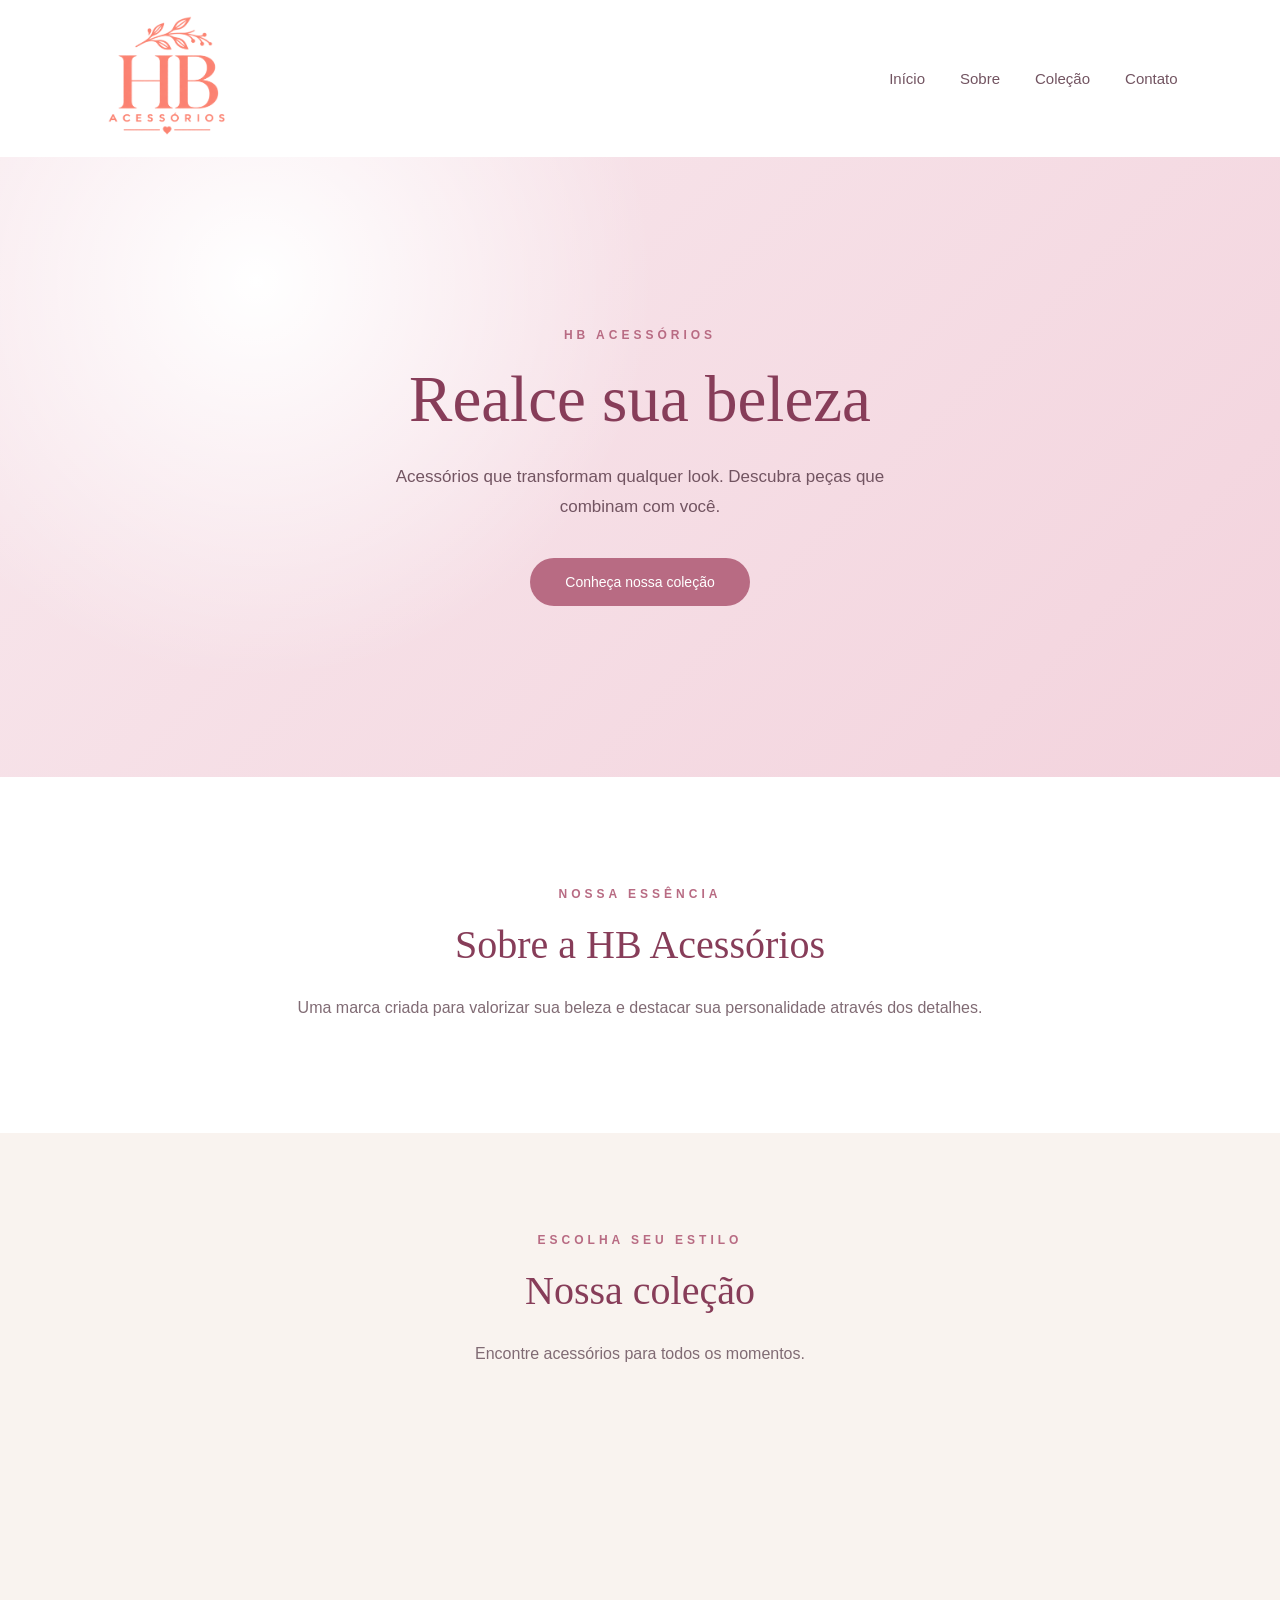
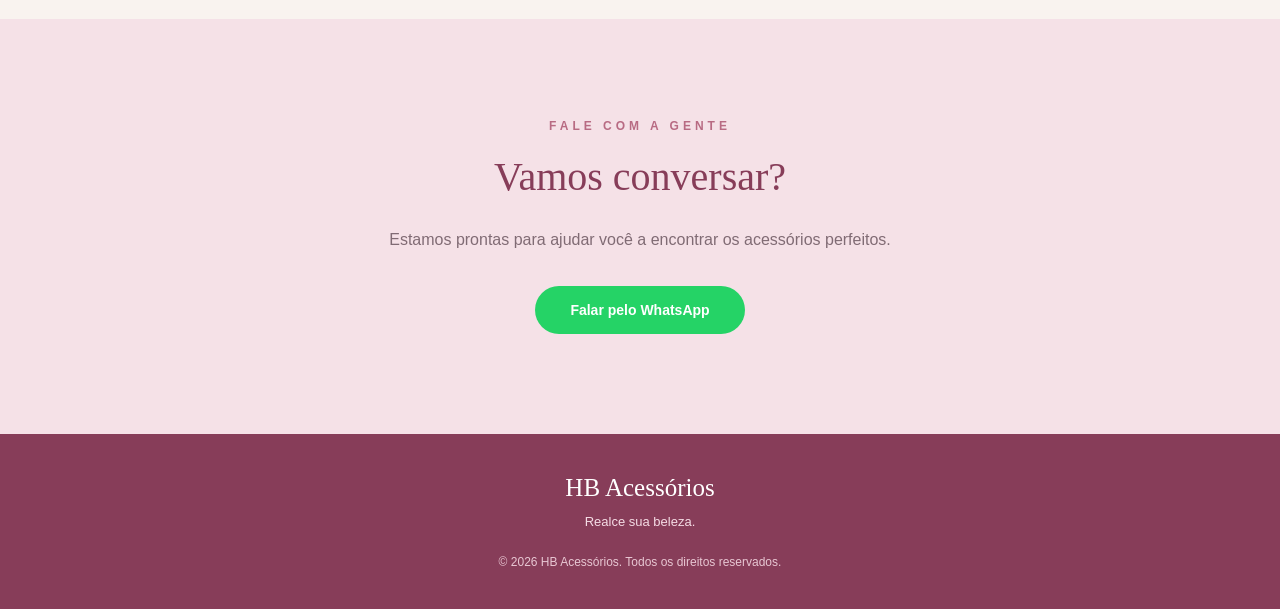
<file: index.html>
<!DOCTYPE html>
<html lang="pt-BR">
<head>
    <meta charset="UTF-8">
    <meta name="viewport" content="width=device-width, initial-scale=1.0">

    <title>HB Acessórios | Realce sua beleza</title>

    <link rel="stylesheet" href="style.css">
</head>

<body>

    <!-- CABEÇALHO -->
    <header class="cabecalho">

        <div class="logo">
            <img src="imagens/logo-helo.png" alt="HB Acessórios">
        </div>

        <nav class="menu">
            <a href="#inicio">Início</a>
            <a href="#sobre">Sobre</a>
            <a href="#colecao">Coleção</a>
            <a href="#contato">Contato</a>
        </nav>

    </header>


    <main>

        <!-- INÍCIO -->
        <section id="inicio" class="inicio">

            <div class="inicio-conteudo">
                <span class="subtitulo">HB ACESSÓRIOS</span>

                <h1>Realce sua beleza</h1>

                <p>
                    Acessórios que transformam qualquer look.
                    Descubra peças que combinam com você.
                </p>

                <a href="#colecao" class="botao-principal">
                    Conheça nossa coleção
                </a>
            </div>

        </section>


        <!-- SOBRE -->
        <section id="sobre" class="sobre">

            <div class="sobre-conteudo">
                <span class="subtitulo">NOSSA ESSÊNCIA</span>

                <h2>Sobre a HB Acessórios</h2>

                <p>
                    Uma marca criada para valorizar sua beleza
                    e destacar sua personalidade através dos detalhes.
                </p>
            </div>

        </section>


        <!-- COLEÇÃO -->
        <section id="colecao" class="colecao">

            <div class="secao-titulo">
                <span class="subtitulo">ESCOLHA SEU ESTILO</span>

                <h2>Nossa coleção</h2>

                <p>
                    Encontre acessórios para todos os momentos.
                </p>
            </div>

            <div class="produtos">
                <!-- Os produtos serão adicionados posteriormente -->
            </div>

        </section>


        <!-- CONTATO -->
        <section id="contato" class="contato">

            <span class="subtitulo">FALE COM A GENTE</span>

            <h2>Vamos conversar?</h2>

            <p>
                Estamos prontas para ajudar você a encontrar
                os acessórios perfeitos.
            </p>

            <a
                href="https://wa.me/5511963670278"
                target="_blank"
                rel="noopener noreferrer"
                class="botao-whatsapp"
            >
                Falar pelo WhatsApp
            </a>

        </section>

    </main>


    <!-- RODAPÉ -->
    <footer class="rodape">

        <p>HB Acessórios</p>

        <span>Realce sua beleza.</span>

        <p class="copyright">
            © 2026 HB Acessórios. Todos os direitos reservados.
        </p>

    </footer>

</body>
</html>
</file>
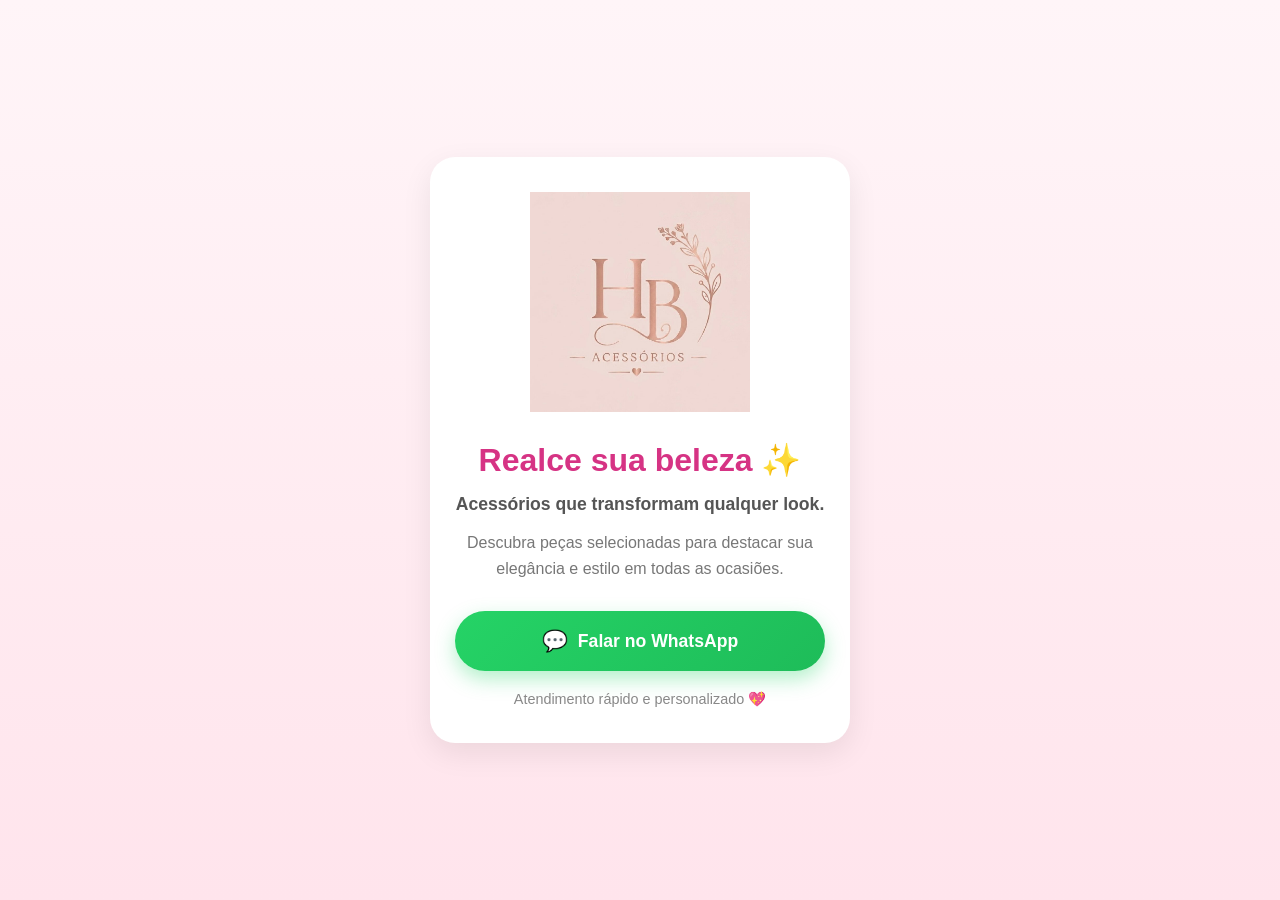
<file: app/index.html>
<!DOCTYPE html>
<html lang="pt-BR">

<head>
    <meta charset="UTF-8">
    <meta name="viewport" content="width=device-width, initial-scale=1.0">
    <title>HB Acessórios</title>
    <link rel="stylesheet" href="css/style.css">
</head>

<body>

    <main class="container">

        <img src="imagens/logo.png" alt="HB Acessórios" class="logo">

        <h1>Realce sua beleza ✨</h1>

        <p class="frase">
            Acessórios que transformam qualquer look.
        </p>

        <p class="descricao">
            Descubra peças selecionadas para destacar sua elegância e estilo em todas as ocasiões.
        </p>

        <a
            href="https://wa.me/5511963670278?text=Olá,%20gostaria%20de%20conhecer%20as%20bijuterias."
            target="_blank"
            rel="noopener noreferrer"
            class="btn-whatsapp">

            <span class="icone">💬</span>
            Falar no WhatsApp

        </a>

        <p class="rodape">
            Atendimento rápido e personalizado 💖
        </p>

    </main>

</body>

</html>
</file>
<file: style.css>
/* ========================================
   HB ACESSÓRIOS - ESTILO PRINCIPAL
======================================== */

/* RESET */
* {
    margin: 0;
    padding: 0;
    box-sizing: border-box;
    scroll-behavior: smooth;
}

/* CONFIGURAÇÕES GERAIS */
body {
    font-family: Arial, sans-serif;
    background-color: #F9F3EF;
    color: #49333D;
}

/* CABEÇALHO */
.cabecalho {
    width: 100%;
    min-height: 100px;
    padding: 15px 8%;
    display: flex;
    justify-content: space-between;
    align-items: center;
    background-color: #FFFFFF;
}

/* LOGO */
.logo img {
    width: 130px;
    height: auto;
    display: block;
}

/* MENU */
.menu {
    display: flex;
    align-items: center;
    gap: 35px;
}

.menu a {
    text-decoration: none;
    color: #725461;
    font-size: 15px;
    transition: 0.3s;
}

.menu a:hover {
    color: #D77F91;
}

/* INÍCIO */
.inicio {
    min-height: 620px;
    padding: 80px 8%;
    display: flex;
    align-items: center;
    justify-content: center;
    text-align: center;
    background:
        radial-gradient(circle at 20% 20%, #FFFFFF 0%, transparent 35%),
        linear-gradient(135deg, #F8E8ED, #F3D3DD);
}

.inicio-conteudo {
    max-width: 700px;
}

.subtitulo {
    display: block;
    margin-bottom: 20px;
    color: #B86B83;
    font-size: 12px;
    font-weight: bold;
    letter-spacing: 4px;
}

.inicio h1 {
    margin-bottom: 25px;
    color: #873D59;
    font-family: Georgia, serif;
    font-size: 65px;
    font-weight: normal;
}

.inicio p {
    max-width: 500px;
    margin: 0 auto 35px;
    color: #725461;
    font-size: 17px;
    line-height: 1.8;
}

/* BOTÃO PRINCIPAL */
.botao-principal {
    display: inline-block;
    padding: 16px 35px;
    border-radius: 30px;
    background-color: #B86B83;
    color: #FFFFFF;
    text-decoration: none;
    font-size: 14px;
    transition: 0.3s;
}

.botao-principal:hover {
    background-color: #873D59;
    transform: translateY(-3px);
}

/* SOBRE */
.sobre {
    padding: 110px 8%;
    display: flex;
    justify-content: center;
    text-align: center;
    background-color: #FFFFFF;
}

.sobre-conteudo {
    max-width: 700px;
}

.sobre h2,
.colecao h2,
.contato h2 {
    margin-bottom: 25px;
    color: #873D59;
    font-family: Georgia, serif;
    font-size: 40px;
    font-weight: normal;
}

.sobre p,
.colecao p,
.contato p {
    color: #806B74;
    font-size: 16px;
    line-height: 1.9;
}

/* COLEÇÃO */
.colecao {
    min-height: 450px;
    padding: 100px 8%;
    text-align: center;
    background-color: #F9F3EF;
}

.secao-titulo {
    margin-bottom: 50px;
}

.produtos {
    width: 100%;
    max-width: 1100px;
    min-height: 100px;
    margin: 0 auto;
}

/* CONTATO */
.contato {
    padding: 100px 8%;
    text-align: center;
    background-color: #F5E1E7;
}

.contato p {
    max-width: 550px;
    margin: 0 auto 30px;
}

/* BOTÃO WHATSAPP */
.botao-whatsapp {
    display: inline-block;
    padding: 16px 35px;
    border-radius: 30px;
    background-color: #25D366;
    color: #FFFFFF;
    text-decoration: none;
    font-size: 14px;
    font-weight: bold;
    transition: 0.3s;
}

.botao-whatsapp:hover {
    background-color: #1FAA59;
    transform: translateY(-3px);
}

/* RODAPÉ */
.rodape {
    padding: 40px 20px;
    text-align: center;
    background-color: #873D59;
    color: #FFFFFF;
}

.rodape p:first-child {
    margin-bottom: 10px;
    font-family: Georgia, serif;
    font-size: 25px;
}

.rodape span {
    color: #F5DCE5;
    font-size: 13px;
}

.copyright {
    margin-top: 25px;
    color: #E8C7D3;
    font-size: 12px;
}

/* RESPONSIVIDADE */
@media (max-width: 768px) {

    .cabecalho {
        flex-direction: column;
        gap: 20px;
        padding: 20px;
    }

    .logo img {
        width: 110px;
    }

    .menu {
        justify-content: center;
        flex-wrap: wrap;
        gap: 20px;
    }

    .menu a {
        font-size: 13px;
    }

    .inicio {
        min-height: 500px;
        padding: 70px 20px;
    }

    .inicio h1 {
        font-size: 43px;
    }

    .inicio p {
        font-size: 15px;
    }

    .sobre,
    .colecao,
    .contato {
        padding: 75px 25px;
    }

    .sobre h2,
    .colecao h2,
    .contato h2 {
        font-size: 32px;
    }
}

@media (max-width: 400px) {

    .menu {
        gap: 14px;
    }

    .menu a {
        font-size: 12px;
    }

    .inicio h1 {
        font-size: 36px;
    }
}
</file>
<file: app/css/style.css>
/* Reset */
* {
    margin: 0;
    padding: 0;
    box-sizing: border-box;
}

/* Corpo */
body {
    min-height: 100vh;

    display: flex;
    justify-content: center;
    align-items: center;

    padding: 20px;

    background: linear-gradient(
        180deg,
        #fff5f8 0%,
        #ffe4ec 100%
    );

    font-family: Arial, sans-serif;
}

/* Container */
.container {
    width: 100%;
    max-width: 420px;

    text-align: center;

    background: white;

    padding: 35px 25px;

    border-radius: 25px;

    box-shadow:
        0 10px 30px rgba(0, 0, 0, 0.08);
}

/* Logo */
.logo {
    width: 220px;
    max-width: 90%;

    margin-bottom: 25px;
}

/* Título */
h1 {
    font-size: 2rem;
    color: #d63384;

    margin-bottom: 15px;
}

/* Frase principal */
.frase {
    font-size: 1.1rem;
    font-weight: bold;

    color: #555;

    margin-bottom: 15px;
}

/* Descrição */
.descricao {
    color: #777;

    line-height: 1.6;

    margin-bottom: 30px;
}

/* Botão WhatsApp */
.btn-whatsapp {
    display: flex;
    align-items: center;
    justify-content: center;
    gap: 10px;

    width: 100%;

    background: linear-gradient(
        135deg,
        #25D366,
        #1ebc59
    );

    color: white;

    text-decoration: none;
    font-size: 1.1rem;
    font-weight: bold;

    padding: 18px;

    border-radius: 50px;

    box-shadow:
        0 8px 20px rgba(37, 211, 102, 0.35);

    transition: 0.3s ease;
}

/* Hover */
.btn-whatsapp:hover {
    transform: translateY(-3px);
}

/* Ícone */
.icone {
    font-size: 1.3rem;
}

/* Rodapé */
.rodape {
    margin-top: 20px;

    font-size: 0.9rem;

    color: #888;
}

/* Telas pequenas */
@media (max-width: 480px) {
    h1 {
        font-size: 1.7rem;
    }

    .logo {
        width: 180px;
    }
}
</file>
